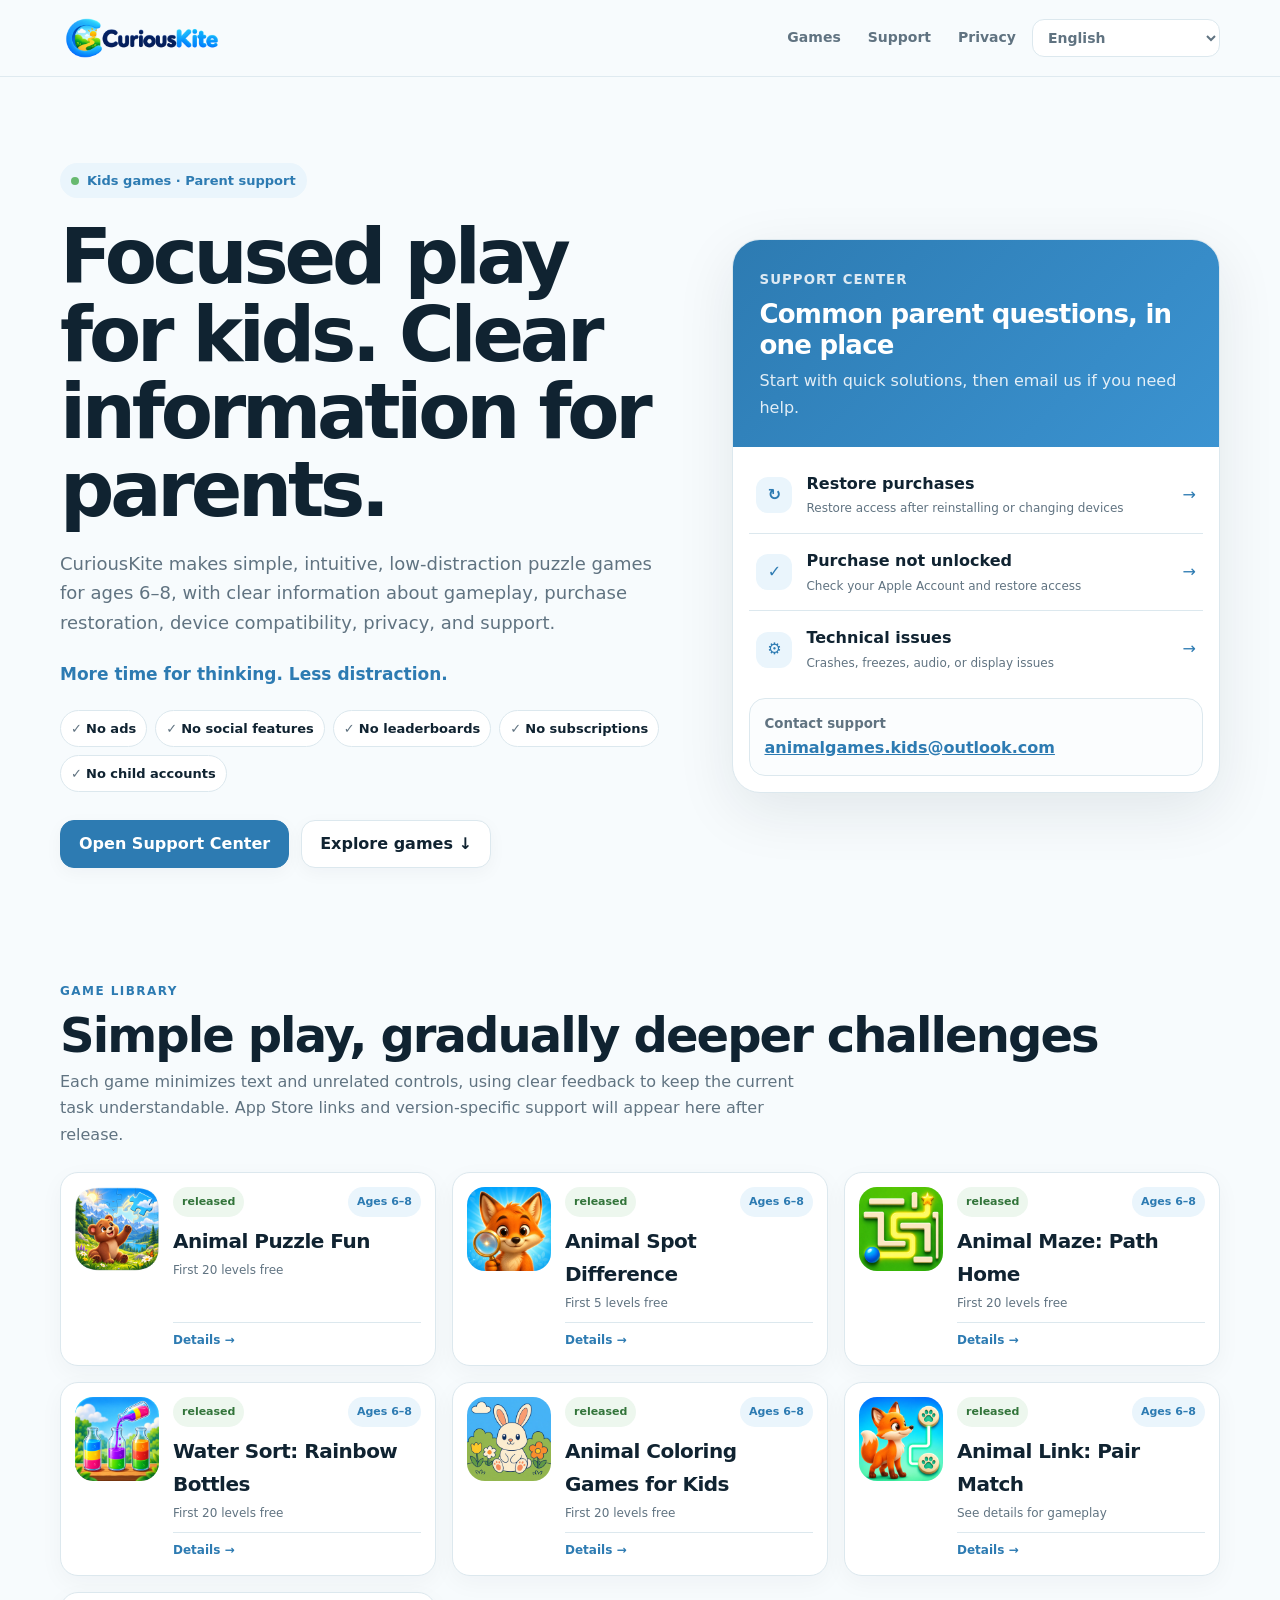
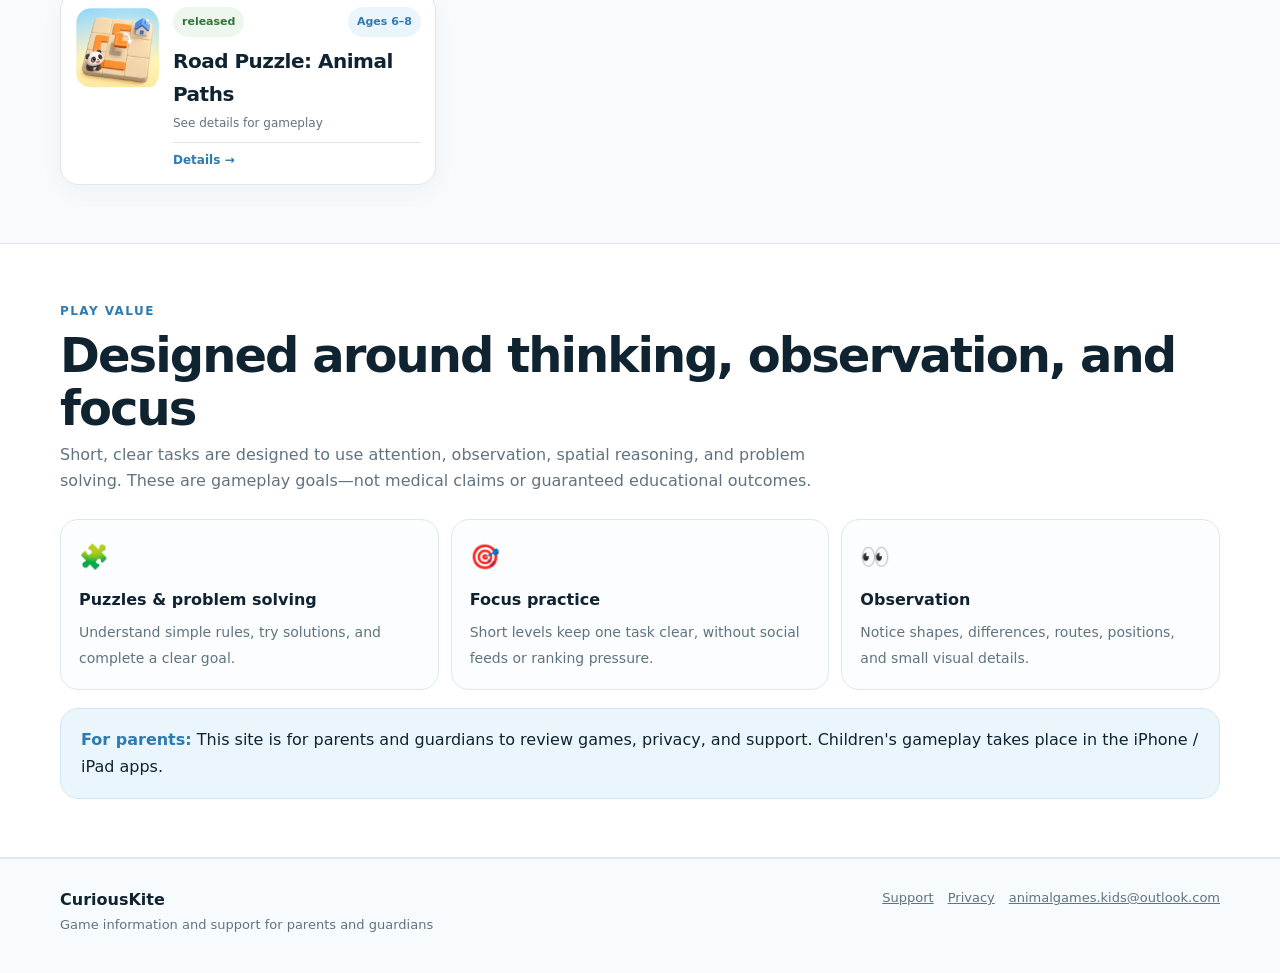
<file: index.html>
<!DOCTYPE html>
<html lang="zh-CN"><head>
<meta charset="utf-8"/><meta name="viewport" content="width=device-width,initial-scale=1,viewport-fit=cover"/>
<meta name="theme-color" content="#F7FBFD"/><link rel="icon" href="assets/curiouskite-logo-mark.png" type="image/png"/>
<link rel="stylesheet" href="assets/styles.css?v=20260919-compact-cards"/>
<meta name="description" content="CuriousKite：为 6–8 岁儿童设计的无广告、低干扰益智游戏，以及面向家长和监护人的支持与隐私信息。"/>
<meta property="og:title" content="CuriousKite"/><meta property="og:description" content="More time for thinking. Less distraction."/><meta property="og:type" content="website"/>
<title>CuriousKite｜儿童游戏与家长支持</title>
</head><body data-page="home">
<a class="skip" href="#main" data-zh="跳到主要内容" data-en="Skip to main content" data-ja="メインコンテンツへ移動" data-es="Saltar al contenido principal">跳到主要内容</a>
<header><div class="wrap nav">
  <a class="brand" href="index.html" aria-label="CuriousKite"><img class="brand-logo" src="assets/curiouskite-logo-horizontal.png" alt="CuriousKite"/></a>
  <nav class="nav-links" aria-label="Main navigation">
    <a href="index.html#games" data-zh="游戏" data-en="Games" data-ja="ゲーム" data-es="Juegos">游戏</a>
    <a href="support.html" data-zh="支持" data-en="Support" data-ja="サポート" data-es="Soporte">支持</a>
    <a href="privacy.html" data-zh="隐私" data-en="Privacy" data-ja="プライバシー" data-es="Privacidad">隐私</a>
    <select class="lang" id="langSelect" aria-label="Language / 语言 / 言語 / Idioma">
      <option value="zh">中文</option><option value="en">English</option><option value="ja">日本語</option><option value="es">Español</option>
    </select>
  </nav>
</div></header>
<main id="main">
<section class="hero"><div class="wrap hero-grid">
  <div>
    <span class="eyebrow"><span class="dot"></span><span data-zh="儿童游戏 · 家长支持" data-en="Kids games · Parent support" data-ja="子ども向けゲーム · 保護者サポート" data-es="Juegos infantiles · Soporte para familias">儿童游戏 · 家长支持</span></span>
    <h1 data-zh="让孩子专注游戏，让家长清楚掌握" data-en="Focused play for kids. Clear information for parents." data-ja="子どもは遊びに集中。保護者には分かりやすい情報を。" data-es="Juego concentrado para niños. Información clara para las familias.">让孩子专注游戏，让家长清楚掌握</h1>
    <p class="lead" data-zh="CuriousKite 为 6–8 岁儿童设计简单、直观、低干扰的益智小游戏。这里集中提供游戏介绍、购买恢复、设备兼容、隐私说明和技术支持。" data-en="CuriousKite makes simple, intuitive, low-distraction puzzle games for ages 6–8, with clear information about gameplay, purchase restoration, device compatibility, privacy, and support." data-ja="CuriousKite は6〜8歳向けに、シンプルで直感的、気が散りにくいパズルゲームを作っています。ゲーム紹介、購入復元、対応端末、プライバシー、サポート情報をまとめています。" data-es="CuriousKite crea juegos de lógica sencillos, intuitivos y con pocas distracciones para niños de 6 a 8 años, con información clara sobre juego, restauración de compras, compatibilidad, privacidad y soporte.">CuriousKite 为 6–8 岁儿童设计简单、直观、低干扰的益智小游戏。</p>
    <p class="slogan" data-zh="把时间留给思考，而不是广告和奖励。" data-en="More time for thinking. Less distraction." data-ja="広告や報酬より、考える時間を。" data-es="Más tiempo para pensar. Menos distracciones.">把时间留给思考，而不是广告和奖励。</p>
    <div class="hero-trust">
      <span class="trust">✓ <b data-zh="无广告" data-en="No ads" data-ja="広告なし" data-es="Sin anuncios">无广告</b></span>
      <span class="trust">✓ <b data-zh="无社交功能" data-en="No social features" data-ja="ソーシャル機能なし" data-es="Sin funciones sociales">无社交功能</b></span>
      <span class="trust">✓ <b data-zh="无排行榜" data-en="No leaderboards" data-ja="ランキングなし" data-es="Sin clasificaciones">无排行榜</b></span>
      <span class="trust">✓ <b data-zh="无订阅" data-en="No subscriptions" data-ja="サブスクリプションなし" data-es="Sin suscripciones">无订阅</b></span>
      <span class="trust">✓ <b data-zh="无需儿童账号" data-en="No child accounts" data-ja="子ども用アカウント不要" data-es="Sin cuentas infantiles">无需儿童账号</b></span>
    </div>
    <div class="actions">
      <a class="btn primary" href="support.html" data-zh="打开支持中心" data-en="Open Support Center" data-ja="サポートセンターを開く" data-es="Abrir el centro de soporte">打开支持中心</a>
      <a class="btn" href="#games" data-zh="查看游戏 ↓" data-en="Explore games ↓" data-ja="ゲームを見る ↓" data-es="Ver juegos ↓">查看游戏 ↓</a>
    </div>
  </div>
  <aside class="support-panel">
    <div class="support-head"><small data-zh="支持中心" data-en="Support center" data-ja="サポートセンター" data-es="Centro de soporte">支持中心</small>
      <h2 data-zh="家长常见问题，集中处理" data-en="Common parent questions, in one place" data-ja="保護者からよくあるご質問をまとめてご案内" data-es="Preguntas frecuentes de familias, en un solo lugar">家长常见问题，集中处理</h2>
      <p data-zh="先查看快速解决方案；需要人工协助时可直接邮件联系。" data-en="Start with quick solutions, then email us if you need help." data-ja="まずクイック解決策をご確認ください。解決しない場合はメールでお問い合わせいただけます。" data-es="Empieza por las soluciones rápidas y escríbenos si necesitas ayuda.">先查看快速解决方案；需要人工协助时可直接邮件联系。</p>
    </div>
    <div class="support-list">
      <a class="support-link" href="support.html#restore"><span class="support-ico">↻</span><span><strong data-zh="恢复购买" data-en="Restore purchases" data-ja="購入を復元" data-es="Restaurar compras">恢复购买</strong><span data-zh="换设备或重装后恢复已购内容" data-en="Restore access after reinstalling or changing devices" data-ja="端末変更・再インストール後に購入済みコンテンツを復元" data-es="Recupera el acceso tras reinstalar o cambiar de dispositivo">换设备或重装后恢复已购内容</span></span><span class="arrow">→</span></a>
      <a class="support-link" href="support.html#purchase"><span class="support-ico">✓</span><span><strong data-zh="购买后未解锁" data-en="Purchase not unlocked" data-ja="購入後もロックされたまま" data-es="La compra no desbloqueó el contenido">购买后未解锁</strong><span data-zh="检查 Apple 账户与恢复购买" data-en="Check your Apple Account and restore access" data-ja="Apple Account を確認して購入を復元" data-es="Comprueba tu cuenta de Apple y restaura el acceso">检查 Apple 账户与恢复购买</span></span><span class="arrow">→</span></a>
      <a class="support-link" href="support.html#technical"><span class="support-ico">⚙</span><span><strong data-zh="游戏运行问题" data-en="Technical issues" data-ja="技術的な問題" data-es="Problemas técnicos">游戏运行问题</strong><span data-zh="闪退、卡住、声音或显示异常" data-en="Crashes, freezes, audio, or display issues" data-ja="クラッシュ、フリーズ、音声、表示の問題" data-es="Cierres, bloqueos, audio o visualización">闪退、卡住、声音或显示异常</span></span><span class="arrow">→</span></a>
    </div>
    <div class="support-email"><small data-zh="联系支持" data-en="Contact support" data-ja="サポートに連絡" data-es="Contactar con soporte">联系支持</small><a data-support-mail href="mailto:animalgames.kids@outlook.com">animalgames.kids@outlook.com</a></div>
  </aside>
</div></section>

<section id="games"><div class="wrap">
  <div class="section-head"><div><div class="kicker" data-zh="游戏库" data-en="Game library" data-ja="ゲーム一覧" data-es="Biblioteca de juegos">游戏库</div>
  <h2 data-zh="简单玩法，逐步增加挑战" data-en="Simple play, gradually deeper challenges" data-ja="シンプルな遊びから、少しずつ難しく" data-es="Juego sencillo, retos cada vez más profundos">简单玩法，逐步增加挑战</h2>
  <p class="sub" data-zh="每款游戏都尽量减少文字和无关入口，用清晰反馈帮助孩子理解当前任务。正式发布后，这里会提供 App Store 链接和对应版本支持信息。" data-en="Each game minimizes text and unrelated controls, using clear feedback to keep the current task understandable. App Store links and version-specific support will appear here after release." data-ja="文章や不要な操作項目をできるだけ減らし、分かりやすいフィードバックで課題を理解しやすくします。正式リリース後は App Store リンクとバージョン別サポートを掲載します。" data-es="Cada juego reduce al mínimo el texto y los controles ajenos a la tarea. Tras el lanzamiento aparecerán aquí los enlaces de App Store y el soporte por versión.">每款游戏都尽量减少文字和无关入口。</p></div></div>
  <div id="gamesList" class="games" aria-live="polite"></div>
</div></section>

<section class="benefit-section"><div class="wrap">
  <div class="section-head"><div><div class="kicker" data-zh="游戏价值" data-en="Play value" data-ja="遊びの価値" data-es="Valor del juego">游戏价值</div>
  <h2 data-zh="围绕思考、观察与专注设计" data-en="Designed around thinking, observation, and focus" data-ja="考える力、観察、集中を意識した遊び" data-es="Diseñado alrededor del pensamiento, la observación y la concentración">围绕思考、观察与专注设计</h2>
  <p class="sub" data-zh="通过短而明确的任务，让孩子在游戏中练习专注、观察、空间理解和问题解决。这些是玩法设计目标，不是医疗效果或学习成绩保证。" data-en="Short, clear tasks are designed to use attention, observation, spatial reasoning, and problem solving. These are gameplay goals—not medical claims or guaranteed educational outcomes." data-ja="短く分かりやすい課題を通して、集中、観察、空間的な考え方、問題解決を使う遊びを目指します。医療的効果や学習成果を保証するものではありません。" data-es="Las tareas cortas y claras buscan ejercitar atención, observación, razonamiento espacial y resolución de problemas. Son objetivos de diseño del juego, no afirmaciones médicas ni resultados educativos garantizados.">通过短而明确的任务，让孩子在游戏中练习专注、观察、空间理解和问题解决。</p></div></div>
  <div class="benefits">
    <div class="benefit"><div class="benefit-icon">🧩</div><strong data-zh="益智与问题解决" data-en="Puzzles &amp; problem solving" data-ja="パズルと問題解決" data-es="Puzles y resolución de problemas">益智与问题解决</strong><span data-zh="理解简单规则、尝试不同方法，并完成明确目标。" data-en="Understand simple rules, try solutions, and complete a clear goal." data-ja="シンプルなルールを理解し、解き方を試しながら明確なゴールを目指します。" data-es="Comprender reglas sencillas, probar soluciones y completar un objetivo claro.">理解简单规则、尝试不同方法，并完成明确目标。</span></div>
    <div class="benefit"><div class="benefit-icon">🎯</div><strong data-zh="专注练习" data-en="Focus practice" data-ja="集中する練習" data-es="Práctica de concentración">专注练习</strong><span data-zh="短关卡保持单一任务清晰，不用社交信息流或排名压力分散注意力。" data-en="Short levels keep one task clear, without social feeds or ranking pressure." data-ja="短いステージで一つの課題に集中し、SNS的なフィードやランキングのプレッシャーを設けません。" data-es="Niveles cortos mantienen una tarea clara, sin feeds sociales ni presión de clasificaciones.">短关卡保持单一任务清晰。</span></div>
    <div class="benefit"><div class="benefit-icon">👀</div><strong data-zh="观察" data-en="Observation" data-ja="観察" data-es="Observación">观察</strong><span data-zh="留意形状、差异、路线、位置和细节变化。" data-en="Notice shapes, differences, routes, positions, and small visual details." data-ja="形、違い、道順、位置関係、小さな見た目の変化に気づく遊びです。" data-es="Observar formas, diferencias, rutas, posiciones y pequeños detalles visuales.">留意形状、差异、路线、位置和细节变化。</span></div>
  </div>
  <div class="parent-note"><strong data-zh="给家长：" data-en="For parents:" data-ja="保護者の方へ：" data-es="Para familias:">给家长：</strong> <span data-zh="本站用于家长了解游戏、隐私和支持信息；儿童实际游戏体验在 iPhone / iPad App 内完成。" data-en="This site is for parents and guardians to review games, privacy, and support. Children's gameplay takes place in the iPhone / iPad apps." data-ja="本サイトは保護者向けのゲーム・プライバシー・サポート情報サイトです。子どもの実際のゲーム体験は iPhone / iPad App 内で行います。" data-es="Este sitio está dirigido a padres y tutores para consultar juegos, privacidad y soporte. La experiencia de juego infantil se realiza dentro de las apps para iPhone y iPad.">本站用于家长了解游戏、隐私和支持信息。</span></div>
</div></section>
</main>
<footer><div class="wrap footer-row">
  <div><strong>CuriousKite</strong><br/><span data-zh="面向家长和监护人的儿童游戏信息与支持网站" data-en="Game information and support for parents and guardians" data-ja="保護者向けの子ども向けゲーム情報・サポートサイト" data-es="Información de juegos y soporte para padres y tutores">面向家长和监护人的儿童游戏信息与支持网站</span></div>
  <div class="footer-links">
    <a href="support.html" data-zh="技术支持" data-en="Support" data-ja="サポート" data-es="Soporte">技术支持</a>
    <a href="privacy.html" data-zh="隐私政策" data-en="Privacy" data-ja="プライバシーポリシー" data-es="Privacidad">隐私政策</a>
    <a class="footer-email" data-support-mail href="mailto:animalgames.kids@outlook.com">animalgames.kids@outlook.com</a>
  </div>
</div></footer>
<script src="assets/app.js?v=20260919-compact-cards"></script>
</body></html>
</file>
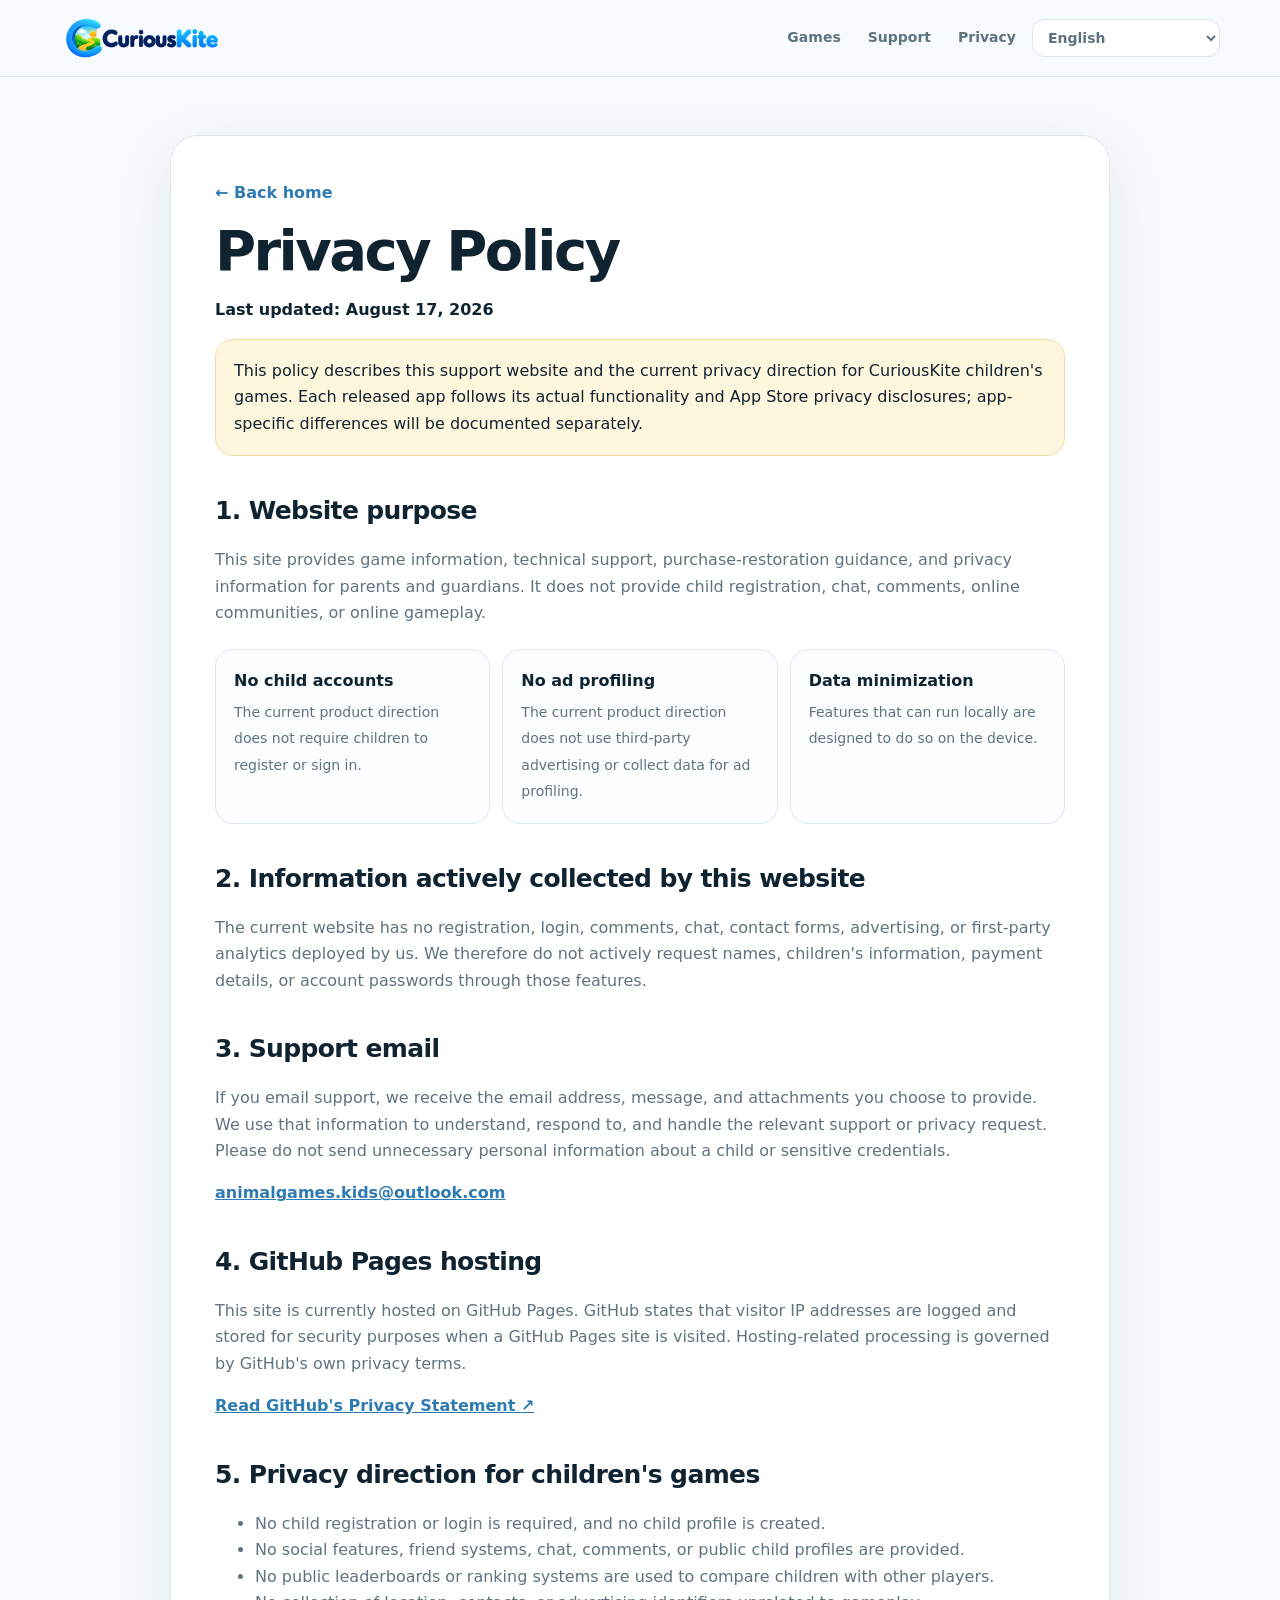
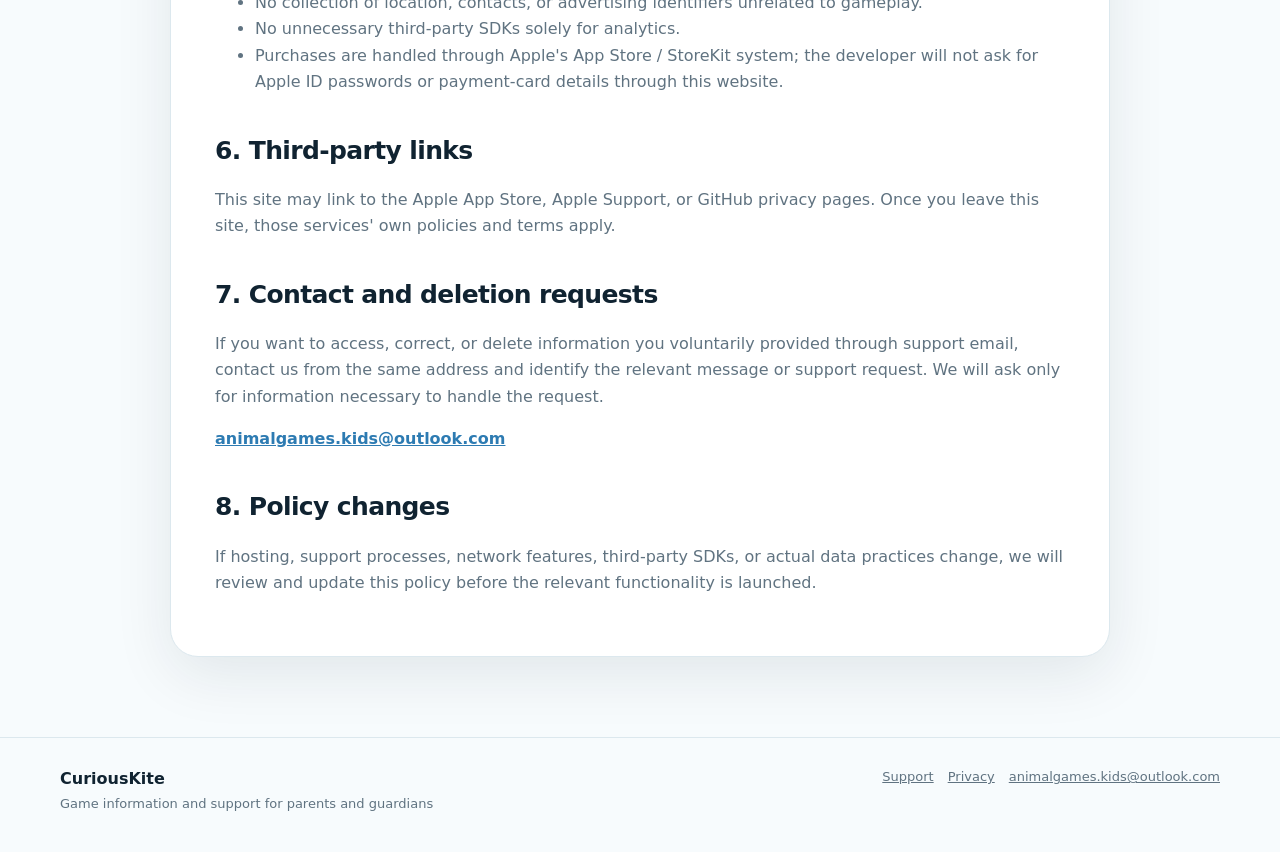
<file: privacy.html>
<!DOCTYPE html>
<html lang="zh-CN"><head>
<meta charset="utf-8"/><meta name="viewport" content="width=device-width,initial-scale=1,viewport-fit=cover"/>
<meta name="theme-color" content="#F7FBFD"/><link rel="icon" href="assets/curiouskite-logo-mark.png" type="image/png"/><link rel="stylesheet" href="assets/styles.css?v=20260919-compact-cards"/>
<meta name="description" content="CuriousKite 网站与儿童游戏隐私政策。"/><title>Privacy Policy｜CuriousKite</title>
</head><body data-page="privacy">
<a class="skip" href="#main" data-zh="跳到主要内容" data-en="Skip to main content" data-ja="メインコンテンツへ移動" data-es="Saltar al contenido principal">跳到主要内容</a>
<header><div class="wrap nav">
  <a class="brand" href="index.html" aria-label="CuriousKite"><img class="brand-logo" src="assets/curiouskite-logo-horizontal.png" alt="CuriousKite"/></a>
  <nav class="nav-links" aria-label="Main navigation">
    <a href="index.html#games" data-zh="游戏" data-en="Games" data-ja="ゲーム" data-es="Juegos">游戏</a>
    <a href="support.html" data-zh="支持" data-en="Support" data-ja="サポート" data-es="Soporte">支持</a>
    <a href="privacy.html" data-zh="隐私" data-en="Privacy" data-ja="プライバシー" data-es="Privacidad">隐私</a>
    <select class="lang" id="langSelect" aria-label="Language / 语言 / 言語 / Idioma">
      <option value="zh">中文</option><option value="en">English</option><option value="ja">日本語</option><option value="es">Español</option>
    </select>
  </nav>
</div></header>
<main class="page" id="main"><div class="wrap"><article class="page-card">
<a class="breadcrumb" href="index.html">← <span data-zh="返回首页" data-en="Back home" data-ja="ホームに戻る" data-es="Volver al inicio">返回首页</span></a>
<h1 data-zh="隐私政策" data-en="Privacy Policy" data-ja="プライバシーポリシー" data-es="Política de privacidad">隐私政策</h1>
<p><strong data-zh="最后更新：2026年8月17日" data-en="Last updated: August 17, 2026" data-ja="最終更新日：2026年8月17日" data-es="Última actualización: 17 de agosto de 2026">最后更新：2026年8月17日</strong></p>
<div class="notice" data-zh="本政策说明本支持网站及当前 CuriousKite 儿童游戏产品方向的数据处理原则。每款 App 正式发布时，会以实际功能和 App Store 隐私披露为准；如果某款 App 的数据实践不同，会单独更新说明。" data-en="This policy describes this support website and the current privacy direction for CuriousKite children's games. Each released app follows its actual functionality and App Store privacy disclosures; app-specific differences will be documented separately." data-ja="本ポリシーは、このサポートサイトおよび現在の CuriousKite 子ども向けゲームにおけるデータ取扱方針を説明します。各 App の正式リリース時には実際の機能と App Store のプライバシー開示が優先され、相違がある場合は個別に明記します。" data-es="Esta política describe el sitio de soporte y la orientación actual de privacidad de los juegos infantiles CuriousKite. Cada app publicada seguirá sus funciones reales y las declaraciones de privacidad de App Store; cualquier diferencia específica se documentará por separado.">本政策说明本支持网站及当前 CuriousKite 儿童游戏产品方向的数据处理原则。</div>

<h2 data-zh="1. 网站用途" data-en="1. Website purpose" data-ja="1. ウェブサイトの目的" data-es="1. Finalidad del sitio">1. 网站用途</h2>
<p data-zh="本站用于向家长和监护人提供游戏介绍、技术支持、购买恢复说明和隐私信息。本站不提供儿童注册、聊天、评论、在线社区或在线游戏功能。" data-en="This site provides game information, technical support, purchase-restoration guidance, and privacy information for parents and guardians. It does not provide child registration, chat, comments, online communities, or online gameplay." data-ja="本サイトは保護者の方にゲーム紹介、技術サポート、購入復元の案内、プライバシー情報を提供します。子どもの登録、チャット、コメント、オンラインコミュニティ、オンラインゲーム機能は提供しません。" data-es="Este sitio ofrece información de juegos, soporte técnico, orientación para restaurar compras y privacidad para padres y tutores. No ofrece registro infantil, chat, comentarios, comunidades en línea ni juego online.">本站用于向家长和监护人提供游戏介绍、技术支持、购买恢复说明和隐私信息。</p>
<div class="privacy-grid">
  <div class="privacy-card"><strong data-zh="无儿童账号" data-en="No child accounts" data-ja="子ども用アカウントなし" data-es="Sin cuentas infantiles">无儿童账号</strong><span data-zh="当前产品方向不要求儿童注册或登录。" data-en="The current product direction does not require children to register or sign in." data-ja="現在の製品方針では、子どもの登録やログインを必要としません。" data-es="La orientación actual del producto no requiere registro ni inicio de sesión infantil.">当前产品方向不要求儿童注册或登录。</span></div>
  <div class="privacy-card"><strong data-zh="不做广告画像" data-en="No ad profiling" data-ja="広告プロファイリングなし" data-es="Sin perfilado publicitario">不做广告画像</strong><span data-zh="当前产品方向不使用第三方广告，也不以广告画像为目的收集数据。" data-en="The current product direction does not use third-party advertising or collect data for ad profiling." data-ja="現在の製品方針では第三者広告を使用せず、広告プロファイリング目的のデータ収集も行いません。" data-es="La orientación actual no usa publicidad de terceros ni recopila datos para perfilado publicitario.">当前产品方向不使用第三方广告。</span></div>
  <div class="privacy-card"><strong data-zh="数据最小化" data-en="Data minimization" data-ja="データ最小化" data-es="Minimización de datos">数据最小化</strong><span data-zh="能在设备本地完成的功能优先在本地完成。" data-en="Features that can run locally are designed to do so on the device." data-ja="端末内で完結できる機能は、できる限り端末上で処理します。" data-es="Las funciones que pueden ejecutarse localmente se diseñan para hacerlo en el dispositivo.">能在设备本地完成的功能优先在本地完成。</span></div>
</div>

<h2 data-zh="2. 本网站主动收集的信息" data-en="2. Information actively collected by this website" data-ja="2. 本サイトが能動的に収集する情報" data-es="2. Información que recopila activamente este sitio">2. 本网站主动收集的信息</h2>
<p data-zh="当前网站没有注册、登录、评论、聊天、联系表单、广告或我们自行部署的访问统计。因此，本站不会通过这些功能主动要求访客提交姓名、儿童资料、支付信息或账号密码。" data-en="The current website has no registration, login, comments, chat, contact forms, advertising, or first-party analytics deployed by us. We therefore do not actively request names, children's information, payment details, or account passwords through those features." data-ja="現在のサイトには、登録、ログイン、コメント、チャット、お問い合わせフォーム、広告、当方が設置するアクセス解析はありません。そのため、これらの機能を通じて氏名、子どもの情報、支払い情報、アカウントのパスワードを求めることはありません。" data-es="El sitio actual no incluye registro, inicio de sesión, comentarios, chat, formularios de contacto, publicidad ni analítica propia instalada por nosotros. Por ello no solicitamos activamente nombres, información infantil, datos de pago ni contraseñas mediante esas funciones.">当前网站没有注册、登录、评论、聊天、联系表单、广告或我们自行部署的访问统计。</p>

<h2 data-zh="3. 支持邮件" data-en="3. Support email" data-ja="3. サポートメール" data-es="3. Correo de soporte">3. 支持邮件</h2>
<p data-zh="如果你主动发送邮件至支持邮箱，我们会收到你邮件中主动提供的邮箱地址、正文和附件，并仅用于理解、回复和处理相关支持或隐私请求。请不要发送与问题无关的儿童个人信息或敏感凭据。" data-en="If you email support, we receive the email address, message, and attachments you choose to provide. We use that information to understand, respond to, and handle the relevant support or privacy request. Please do not send unnecessary personal information about a child or sensitive credentials." data-ja="サポート宛てにメールを送信した場合、送信元メールアドレス、本文、添付ファイルを受け取ります。これらは関連するサポートまたはプライバシー依頼の確認・返信・対応に使用します。不要な子どもの個人情報や機密情報は送信しないでください。" data-es="Si escribes a soporte, recibimos la dirección de correo, el mensaje y los adjuntos que decidas enviar. Usamos esa información para comprender, responder y gestionar la solicitud. No envíes información infantil innecesaria ni credenciales sensibles.">如果你主动发送邮件至支持邮箱，我们会收到你主动提供的信息。</p>
<p><a class="text-link" data-support-mail href="mailto:animalgames.kids@outlook.com">animalgames.kids@outlook.com</a></p>

<h2 data-zh="4. GitHub Pages 托管" data-en="4. GitHub Pages hosting" data-ja="4. GitHub Pages によるホスティング" data-es="4. Alojamiento en GitHub Pages">4. GitHub Pages 托管</h2>
<p data-zh="本站目前使用 GitHub Pages 托管。GitHub 说明，在访问 GitHub Pages 网站时，访问者 IP 地址会因安全目的被记录和存储。相关托管数据处理受 GitHub 自身隐私规则约束。" data-en="This site is currently hosted on GitHub Pages. GitHub states that visitor IP addresses are logged and stored for security purposes when a GitHub Pages site is visited. Hosting-related processing is governed by GitHub's own privacy terms." data-ja="本サイトは現在 GitHub Pages でホスティングされています。GitHub は、GitHub Pages へのアクセス時にセキュリティ目的で訪問者の IP アドレスを記録・保存すると説明しています。ホスティングに伴うデータ処理には GitHub のプライバシー規定が適用されます。" data-es="Este sitio está alojado actualmente en GitHub Pages. GitHub indica que las direcciones IP de los visitantes se registran y almacenan con fines de seguridad al visitar un sitio de GitHub Pages. El tratamiento asociado al alojamiento se rige por las condiciones de privacidad de GitHub.">本站目前使用 GitHub Pages 托管。</p>
<p><a class="text-link" href="https://docs.github.com/en/site-policy/privacy-policies/github-general-privacy-statement" target="_blank" rel="noopener" data-zh="查看 GitHub 隐私声明 ↗" data-en="Read GitHub's Privacy Statement ↗" data-ja="GitHub のプライバシーステートメントを見る ↗" data-es="Leer la declaración de privacidad de GitHub ↗">查看 GitHub 隐私声明 ↗</a></p>

<h2 data-zh="5. 儿童游戏的数据原则" data-en="5. Privacy direction for children's games" data-ja="5. 子ども向けゲームのプライバシー方針" data-es="5. Principios de privacidad de los juegos infantiles">5. 儿童游戏的数据原则</h2>
<ul>
  <li data-zh="无需儿童注册或登录，也不建立儿童个人资料。" data-en="No child registration or login is required, and no child profile is created." data-ja="子どもの登録やログインは不要で、子どもの個人プロフィールも作成しません。" data-es="No se requiere registro ni inicio de sesión infantil y no se crea un perfil del niño.">无需儿童注册或登录，也不建立儿童个人资料。</li>
  <li data-zh="不提供社交功能、好友系统、聊天、评论或儿童公开个人主页。" data-en="No social features, friend systems, chat, comments, or public child profiles are provided." data-ja="ソーシャル機能、フレンド機能、チャット、コメント、子どもの公開プロフィールを提供しません。" data-es="No se ofrecen funciones sociales, amigos, chat, comentarios ni perfiles públicos infantiles.">不提供社交功能、好友系统、聊天、评论或儿童公开个人主页。</li>
  <li data-zh="不使用公开排行榜或排名系统让儿童与其他玩家比较。" data-en="No public leaderboards or ranking systems are used to compare children with other players." data-ja="子どもを他のプレイヤーと比較する公開ランキングや順位システムを使用しません。" data-es="No se usan clasificaciones públicas para comparar a los niños con otros jugadores.">不使用公开排行榜或排名系统。</li>
  <li data-zh="不获取与玩法无关的定位、通讯录或广告标识符。" data-en="No collection of location, contacts, or advertising identifiers unrelated to gameplay." data-ja="ゲームプレイに不要な位置情報、連絡先、広告識別子を取得しません。" data-es="No se recopilan ubicación, contactos ni identificadores publicitarios ajenos al juego.">不获取与玩法无关的定位、通讯录或广告标识符。</li>
  <li data-zh="不为了统计而引入不必要的第三方 SDK。" data-en="No unnecessary third-party SDKs solely for analytics." data-ja="アクセス解析だけを目的とした不要な第三者 SDK は導入しません。" data-es="No se introducen SDK de terceros innecesarios solo para analítica.">不为了统计而引入不必要的第三方 SDK。</li>
  <li data-zh="购买由 Apple 的 App Store / StoreKit 体系处理，开发者不会通过本网站索取 Apple ID 密码或支付卡信息。" data-en="Purchases are handled through Apple's App Store / StoreKit system; the developer will not ask for Apple ID passwords or payment-card details through this website." data-ja="購入は Apple の App Store / StoreKit を通じて処理され、本サイトで Apple ID のパスワードやカード情報を求めることはありません。" data-es="Las compras se procesan mediante App Store / StoreKit de Apple; el desarrollador no solicitará contraseñas de Apple ID ni datos de tarjetas a través de este sitio.">购买由 Apple 的 App Store / StoreKit 体系处理。</li>
</ul>

<h2 data-zh="6. 第三方链接" data-en="6. Third-party links" data-ja="6. 外部リンク" data-es="6. Enlaces de terceros">6. 第三方链接</h2>
<p data-zh="本站可能链接到 Apple App Store、Apple 支持或 GitHub 隐私页面。离开本站后，相关服务适用其自身政策和条款。" data-en="This site may link to the Apple App Store, Apple Support, or GitHub privacy pages. Once you leave this site, those services' own policies and terms apply." data-ja="本サイトから Apple App Store、Apple サポート、GitHub のプライバシーページへリンクする場合があります。外部サイトでは各サービスの方針と規約が適用されます。" data-es="Este sitio puede enlazar a App Store, Apple Support o páginas de privacidad de GitHub. Al salir del sitio se aplican las políticas y condiciones de esos servicios.">本站可能链接到第三方页面。</p>

<h2 data-zh="7. 联系与删除请求" data-en="7. Contact and deletion requests" data-ja="7. お問い合わせと削除リクエスト" data-es="7. Contacto y solicitudes de eliminación">7. 联系与删除请求</h2>
<p data-zh="如果你希望查询、纠正或删除你通过支持邮件主动提供的信息，请使用原联系邮箱发送请求，并说明需要处理的邮件或支持事项。我们只要求完成请求所必需的信息。" data-en="If you want to access, correct, or delete information you voluntarily provided through support email, contact us from the same address and identify the relevant message or support request. We will ask only for information necessary to handle the request." data-ja="サポートメールで提供した情報の確認、訂正、削除を希望する場合は、同じメールアドレスから対象のメールまたはサポート案件を明記してご連絡ください。手続きに必要な最小限の情報のみ確認します。" data-es="Si deseas acceder, corregir o eliminar información que proporcionaste voluntariamente por correo de soporte, escríbenos desde la misma dirección e identifica el mensaje o caso correspondiente. Solo pediremos la información necesaria para tramitar la solicitud.">如需查询、纠正或删除通过支持邮件主动提供的信息，请联系支持邮箱。</p>
<p><a class="text-link" data-support-mail href="mailto:animalgames.kids@outlook.com">animalgames.kids@outlook.com</a></p>

<h2 data-zh="8. 政策更新" data-en="8. Policy changes" data-ja="8. ポリシーの更新" data-es="8. Cambios de la política">8. 政策更新</h2>
<p data-zh="如果网站托管方式、支持流程、游戏网络能力、第三方 SDK 或实际数据处理发生变化，我们会在相关功能上线前重新评估并更新本政策。" data-en="If hosting, support processes, network features, third-party SDKs, or actual data practices change, we will review and update this policy before the relevant functionality is launched." data-ja="ホスティング方法、サポート手順、ゲームのネットワーク機能、第三者 SDK、または実際のデータ処理が変更される場合、関連機能の公開前に本ポリシーを再評価し更新します。" data-es="Si cambian el alojamiento, los procesos de soporte, las funciones de red, los SDK de terceros o las prácticas reales de datos, revisaremos y actualizaremos esta política antes de lanzar la funcionalidad correspondiente.">如果托管方式、支持流程或数据处理发生变化，我们会更新本政策。</p>
</article></div></main>
<footer><div class="wrap footer-row">
  <div><strong>CuriousKite</strong><br/><span data-zh="面向家长和监护人的儿童游戏信息与支持网站" data-en="Game information and support for parents and guardians" data-ja="保護者向けの子ども向けゲーム情報・サポートサイト" data-es="Información de juegos y soporte para padres y tutores">面向家长和监护人的儿童游戏信息与支持网站</span></div>
  <div class="footer-links">
    <a href="support.html" data-zh="技术支持" data-en="Support" data-ja="サポート" data-es="Soporte">技术支持</a>
    <a href="privacy.html" data-zh="隐私政策" data-en="Privacy" data-ja="プライバシーポリシー" data-es="Privacidad">隐私政策</a>
    <a class="footer-email" data-support-mail href="mailto:animalgames.kids@outlook.com">animalgames.kids@outlook.com</a>
  </div>
</div></footer>
<script src="assets/app.js?v=20260919-compact-cards"></script>
</body></html>
</file>
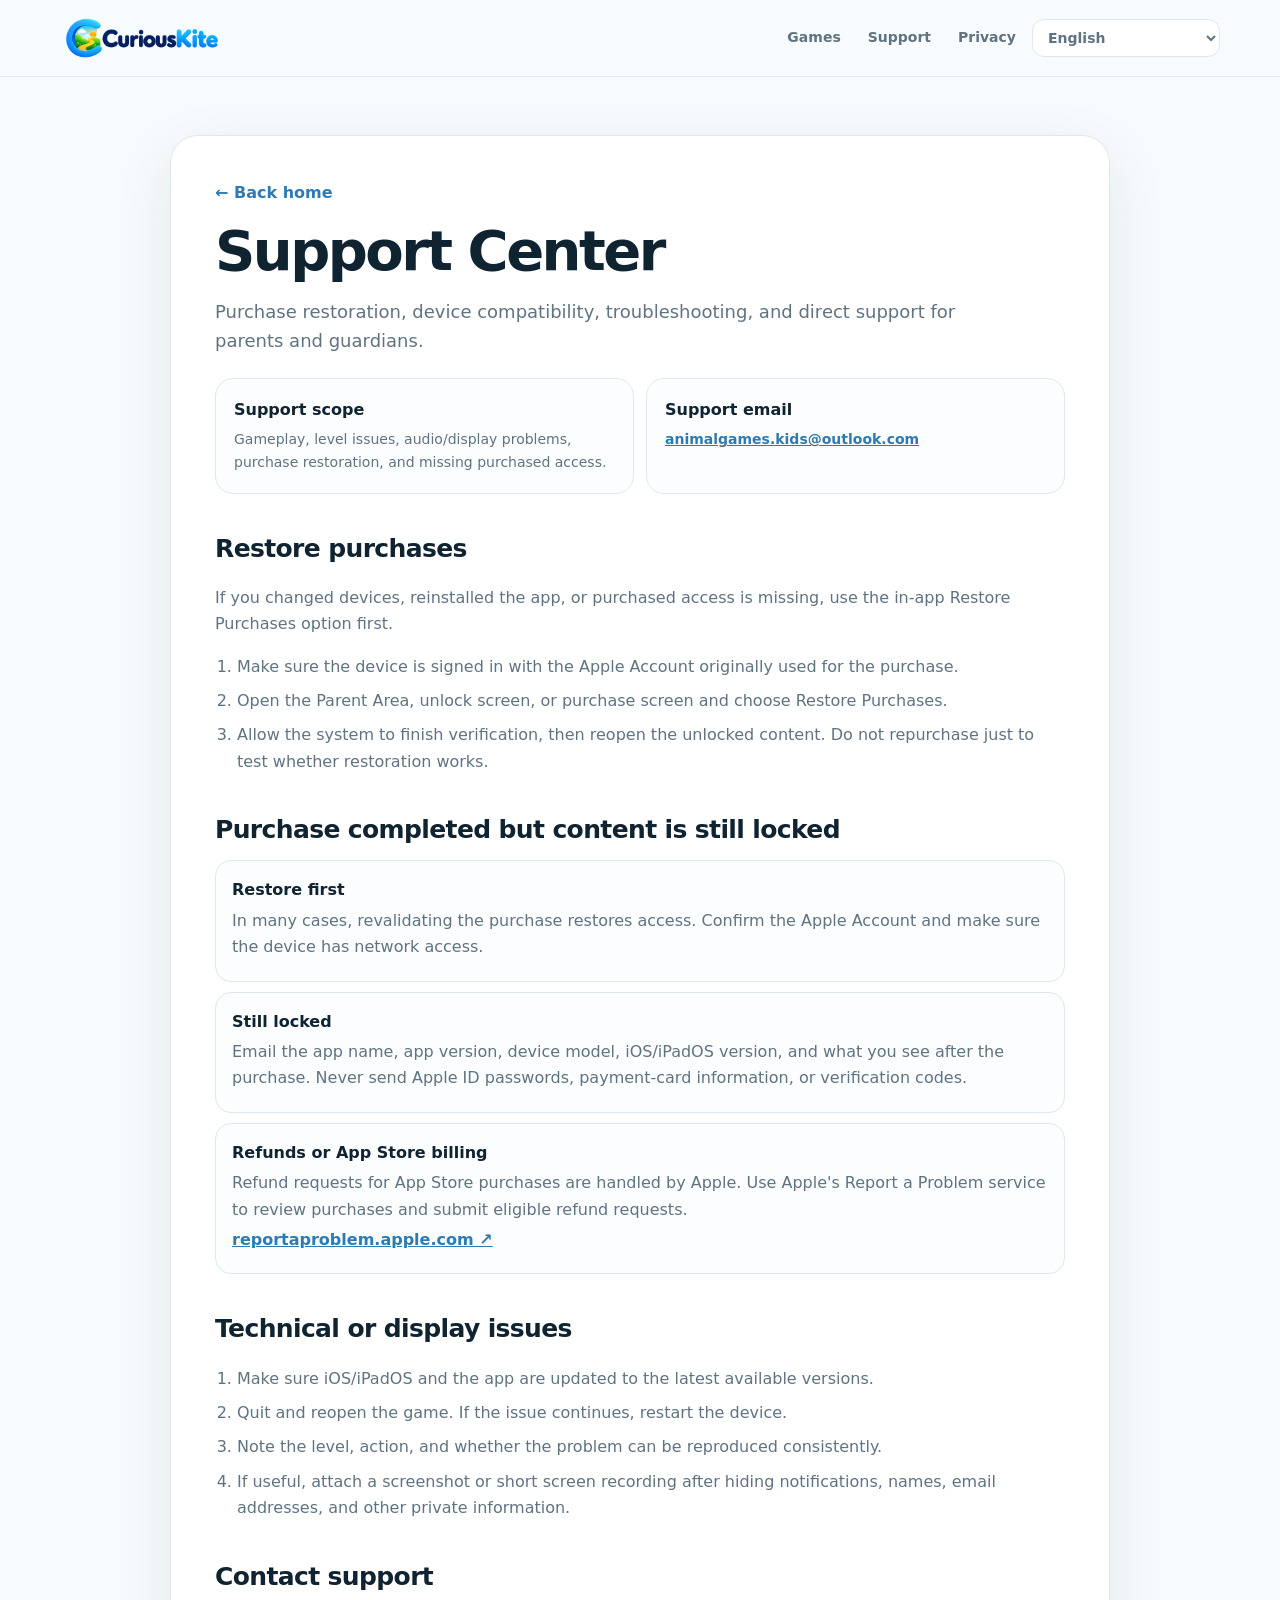
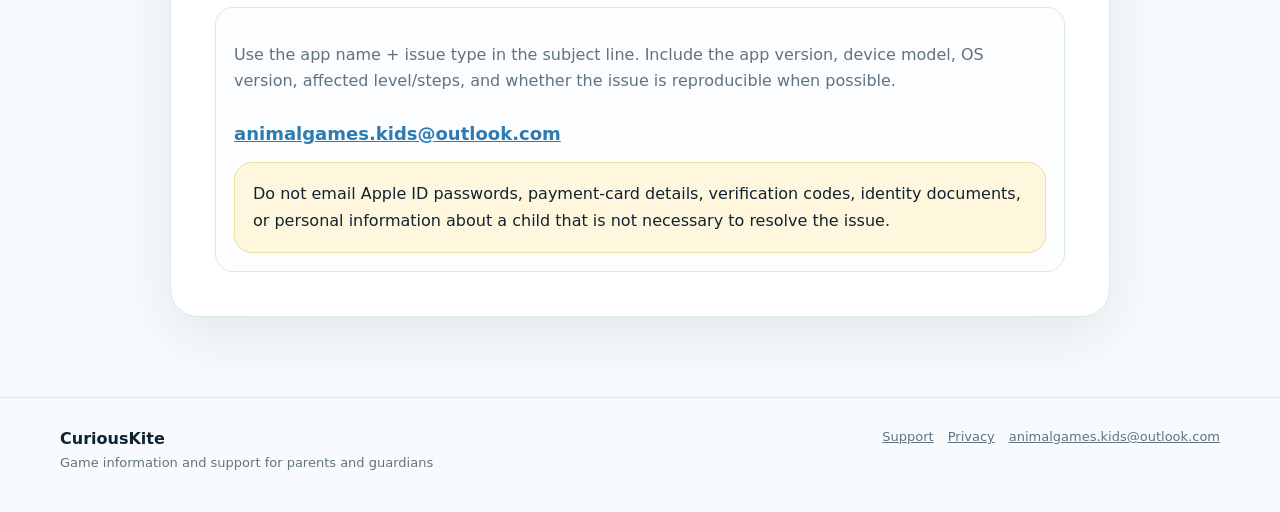
<file: support.html>
<!DOCTYPE html>
<html lang="zh-CN"><head>
<meta charset="utf-8"/><meta name="viewport" content="width=device-width,initial-scale=1,viewport-fit=cover"/>
<meta name="theme-color" content="#F7FBFD"/><link rel="icon" href="assets/curiouskite-logo-mark.png" type="image/png"/><link rel="stylesheet" href="assets/styles.css?v=20260919-compact-cards"/>
<meta name="description" content="CuriousKite 技术支持：恢复购买、购买未解锁、设备兼容、故障排查和联系支持。"/><title>Support Center｜CuriousKite</title>
</head><body data-page="support">
<a class="skip" href="#main" data-zh="跳到主要内容" data-en="Skip to main content" data-ja="メインコンテンツへ移動" data-es="Saltar al contenido principal">跳到主要内容</a>
<header><div class="wrap nav">
  <a class="brand" href="index.html" aria-label="CuriousKite"><img class="brand-logo" src="assets/curiouskite-logo-horizontal.png" alt="CuriousKite"/></a>
  <nav class="nav-links" aria-label="Main navigation">
    <a href="index.html#games" data-zh="游戏" data-en="Games" data-ja="ゲーム" data-es="Juegos">游戏</a>
    <a href="support.html" data-zh="支持" data-en="Support" data-ja="サポート" data-es="Soporte">支持</a>
    <a href="privacy.html" data-zh="隐私" data-en="Privacy" data-ja="プライバシー" data-es="Privacidad">隐私</a>
    <select class="lang" id="langSelect" aria-label="Language / 语言 / 言語 / Idioma">
      <option value="zh">中文</option><option value="en">English</option><option value="ja">日本語</option><option value="es">Español</option>
    </select>
  </nav>
</div></header>
<main class="page" id="main"><div class="wrap"><article class="page-card">
<a class="breadcrumb" href="index.html">← <span data-zh="返回首页" data-en="Back home" data-ja="ホームに戻る" data-es="Volver al inicio">返回首页</span></a>
<h1 data-zh="技术支持中心" data-en="Support Center" data-ja="サポートセンター" data-es="Centro de soporte">技术支持中心</h1>
<p class="lead" data-zh="面向家长和监护人的购买恢复、设备兼容、故障排查和人工支持信息。" data-en="Purchase restoration, device compatibility, troubleshooting, and direct support for parents and guardians." data-ja="保護者向けに、購入の復元、対応端末、トラブルシューティング、メールサポートの情報を提供します。" data-es="Información para familias sobre restauración de compras, compatibilidad, solución de problemas y soporte directo.">面向家长和监护人的购买恢复、设备兼容、故障排查和人工支持信息。</p>

<div class="info-grid">
  <div class="info-card"><strong data-zh="支持范围" data-en="Support scope" data-ja="サポート範囲" data-es="Ámbito de soporte">支持范围</strong><p data-zh="游戏运行、关卡异常、声音与显示、购买恢复、已购内容未解锁。" data-en="Gameplay, level issues, audio/display problems, purchase restoration, and missing purchased access." data-ja="ゲームの動作、ステージの不具合、音声・表示、購入の復元、購入済みコンテンツが解除されない問題に対応します。" data-es="Juego, problemas de niveles, audio o pantalla, restauración de compras y acceso comprado que no aparece.">游戏运行、关卡异常、声音与显示、购买恢复、已购内容未解锁。</p></div>
  <div class="info-card"><strong data-zh="支持邮箱" data-en="Support email" data-ja="サポートメール" data-es="Correo de soporte">支持邮箱</strong><p><a class="text-link" data-support-mail href="mailto:animalgames.kids@outlook.com">animalgames.kids@outlook.com</a></p></div>
</div>

<h2 id="restore" data-zh="恢复购买" data-en="Restore purchases" data-ja="購入を復元" data-es="Restaurar compras">恢复购买</h2>
<p data-zh="如果你更换了设备、重新安装应用，或已购买内容没有显示，请优先使用应用内的“恢复购买 / Restore Purchases”入口。" data-en="If you changed devices, reinstalled the app, or purchased access is missing, use the in-app Restore Purchases option first." data-ja="端末を変更した場合、App を再インストールした場合、または購入済みコンテンツが表示されない場合は、まず App 内の「購入を復元 / Restore Purchases」をお試しください。" data-es="Si cambiaste de dispositivo, reinstalaste la app o falta contenido comprado, usa primero la opción Restaurar compras dentro de la app.">如果你更换了设备、重新安装应用，或已购买内容没有显示，请优先使用应用内恢复购买。</p>
<ol class="steps">
  <li data-zh="确认设备登录的是当初完成购买所使用的 Apple 账户。" data-en="Make sure the device is signed in with the Apple Account originally used for the purchase." data-ja="購入時に使用した Apple Account で端末にサインインしていることを確認してください。" data-es="Comprueba que el dispositivo usa la misma cuenta de Apple con la que se realizó la compra.">确认设备登录的是当初完成购买所使用的 Apple 账户。</li>
  <li data-zh="打开游戏中的家长区、解锁页面或购买页面，找到“恢复购买 / Restore Purchases”。" data-en="Open the Parent Area, unlock screen, or purchase screen and choose Restore Purchases." data-ja="ゲーム内の保護者向けエリア、アンロック画面、または購入画面を開き、「購入を復元 / Restore Purchases」を選択してください。" data-es="Abre el área para familias, la pantalla de desbloqueo o compra y selecciona Restaurar compras.">打开游戏中的家长区、解锁页面或购买页面。</li>
  <li data-zh="等待系统完成验证，然后重新进入已解锁内容。不要为了测试重复购买。" data-en="Allow the system to finish verification, then reopen the unlocked content. Do not repurchase just to test whether restoration works." data-ja="システムの確認が完了するまで待ち、その後アンロック済みコンテンツを開き直してください。確認のために同じ商品を再購入しないでください。" data-es="Espera a que termine la verificación y vuelve a abrir el contenido. No repitas la compra solo para probar la restauración.">等待系统完成验证，然后重新进入已解锁内容。</li>
</ol>

<h2 id="purchase" data-zh="购买完成但内容未解锁" data-en="Purchase completed but content is still locked" data-ja="購入済みなのにコンテンツが解除されない" data-es="Compra completada pero el contenido sigue bloqueado">购买完成但内容未解锁</h2>
<div class="faq">
  <div class="faq-item"><strong data-zh="先尝试恢复购买" data-en="Restore first" data-ja="まず購入を復元" data-es="Primero, restaura la compra">先尝试恢复购买</strong><p data-zh="多数情况下，重新验证已购资格即可恢复访问。请确认 Apple 账户一致，并保持网络可用。" data-en="In many cases, revalidating the purchase restores access. Confirm the Apple Account and make sure the device has network access." data-ja="多くの場合、購入情報を再確認することでアクセスを復元できます。購入時と同じ Apple Account でサインインし、ネットワーク接続をご確認ください。" data-es="En muchos casos, volver a validar la compra restaura el acceso. Comprueba la cuenta de Apple y la conexión a internet.">多数情况下，重新验证已购资格即可恢复访问。</p></div>
  <div class="faq-item"><strong data-zh="仍然未解锁" data-en="Still locked" data-ja="まだロックされている場合" data-es="Sigue bloqueado">仍然未解锁</strong><p data-zh="请邮件告诉我们 App 名称、App 版本、设备型号、iOS/iPadOS 版本，以及购买后看到的现象。不要发送 Apple ID 密码、支付卡信息或验证码。" data-en="Email the app name, app version, device model, iOS/iPadOS version, and what you see after the purchase. Never send Apple ID passwords, payment-card information, or verification codes." data-ja="App 名、App バージョン、端末モデル、iOS / iPadOS のバージョン、購入後に表示されている状態をメールでお知らせください。Apple ID のパスワード、カード情報、認証コードは送信しないでください。" data-es="Envíanos el nombre y versión de la app, modelo del dispositivo, versión de iOS/iPadOS y qué ocurre tras la compra. Nunca envíes contraseñas de Apple ID, datos de tarjetas ni códigos de verificación.">请邮件告诉我们必要的设备和版本信息。</p></div>
  <div class="faq-item"><strong data-zh="退款或 App Store 账单问题" data-en="Refunds or App Store billing" data-ja="返金・App Store の請求に関する問題" data-es="Reembolsos o facturación de App Store">退款或 App Store 账单问题</strong><p data-zh="通过 App Store 完成的退款请求由 Apple 处理。可前往 Apple 的“报告问题”服务查看购买记录并提交符合条件的退款请求。" data-en="Refund requests for App Store purchases are handled by Apple. Use Apple's Report a Problem service to review purchases and submit eligible refund requests." data-ja="App Store での購入に関する返金申請は Apple が処理します。Apple の「問題を報告」サービスから購入履歴を確認し、対象となる返金申請を行えます。" data-es="Las solicitudes de reembolso de compras de App Store las gestiona Apple. Usa el servicio Report a Problem de Apple para revisar compras y solicitar reembolsos cuando corresponda.">通过 App Store 完成的退款请求由 Apple 处理。</p><p><a class="text-link" href="https://reportaproblem.apple.com/" rel="noopener" target="_blank">reportaproblem.apple.com ↗</a></p></div>
</div>

<h2 id="technical" data-zh="游戏运行或显示异常" data-en="Technical or display issues" data-ja="ゲームの動作・表示の問題" data-es="Problemas técnicos o de visualización">游戏运行或显示异常</h2>
<ol class="steps">
  <li data-zh="确认系统和 App 已更新到可用的最新版本。" data-en="Make sure iOS/iPadOS and the app are updated to the latest available versions." data-ja="iOS / iPadOS と App が利用可能な最新バージョンであることを確認してください。" data-es="Comprueba que iOS/iPadOS y la app estén actualizados a las versiones disponibles más recientes.">确认系统和 App 已更新到可用的最新版本。</li>
  <li data-zh="完全退出游戏后重新打开；如果仍有问题，再重新启动设备。" data-en="Quit and reopen the game. If the issue continues, restart the device." data-ja="ゲームを完全に終了して開き直してください。改善しない場合は端末を再起動してください。" data-es="Cierra y vuelve a abrir el juego. Si continúa el problema, reinicia el dispositivo.">完全退出游戏后重新打开。</li>
  <li data-zh="记录问题发生在哪个关卡、执行了什么操作，以及是否可以稳定重复。" data-en="Note the level, action, and whether the problem can be reproduced consistently." data-ja="問題が発生したステージ、行った操作、同じ問題を再現できるかを記録してください。" data-es="Anota el nivel, la acción realizada y si el problema se puede reproducir de forma consistente.">记录问题发生在哪个关卡、执行了什么操作。</li>
  <li data-zh="必要时附一张截图或短录屏，并先遮挡通知、姓名、邮箱等私人信息。" data-en="If useful, attach a screenshot or short screen recording after hiding notifications, names, email addresses, and other private information." data-ja="必要に応じてスクリーンショットまたは短い画面録画を添付し、通知、氏名、メールアドレスなどの個人情報は隠してください。" data-es="Si ayuda, adjunta una captura o grabación breve ocultando notificaciones, nombres, correos y otra información privada.">必要时附截图或短录屏，并先遮挡私人信息。</li>
</ol>

<h2 data-zh="联系人工支持" data-en="Contact support" data-ja="メールでサポートに連絡" data-es="Contactar con soporte">联系人工支持</h2>
<div class="contact-box">
  <p data-zh="建议邮件标题写明 App 名称 + 问题类型。正文尽量包含 App 版本、设备型号、系统版本、问题关卡/步骤和能否重复出现。" data-en="Use the app name + issue type in the subject line. Include the app version, device model, OS version, affected level/steps, and whether the issue is reproducible when possible." data-ja="件名に「App 名 + 問題の種類」を記載し、App バージョン、端末、OS、問題が発生するステージ/手順、再現性を可能な範囲でお知らせください。" data-es="Usa el nombre de la app + tipo de problema en el asunto. Incluye versión de la app, dispositivo, sistema, nivel/pasos afectados y si se puede reproducir.">建议邮件标题写明 App 名称 + 问题类型。</p>
  <a class="email" data-support-mail href="mailto:animalgames.kids@outlook.com">animalgames.kids@outlook.com</a>
  <div class="notice" data-zh="请不要通过邮件发送 Apple ID 密码、银行卡/信用卡信息、短信验证码、身份证件，或与解决问题无关的儿童个人信息。" data-en="Do not email Apple ID passwords, payment-card details, verification codes, identity documents, or personal information about a child that is not necessary to resolve the issue." data-ja="Apple ID のパスワード、支払い情報、認証コード、本人確認書類、問題解決に不要な子どもの個人情報をメールで送信しないでください。" data-es="No envíes por correo contraseñas de Apple ID, datos de tarjetas, códigos de verificación, documentos de identidad ni información infantil innecesaria para resolver el problema.">请不要通过邮件发送敏感凭据或无关的儿童个人信息。</div>
</div>
</article></div></main>
<footer><div class="wrap footer-row">
  <div><strong>CuriousKite</strong><br/><span data-zh="面向家长和监护人的儿童游戏信息与支持网站" data-en="Game information and support for parents and guardians" data-ja="保護者向けの子ども向けゲーム情報・サポートサイト" data-es="Información de juegos y soporte para padres y tutores">面向家长和监护人的儿童游戏信息与支持网站</span></div>
  <div class="footer-links">
    <a href="support.html" data-zh="技术支持" data-en="Support" data-ja="サポート" data-es="Soporte">技术支持</a>
    <a href="privacy.html" data-zh="隐私政策" data-en="Privacy" data-ja="プライバシーポリシー" data-es="Privacidad">隐私政策</a>
    <a class="footer-email" data-support-mail href="mailto:animalgames.kids@outlook.com">animalgames.kids@outlook.com</a>
  </div>
</div></footer>
<script src="assets/app.js?v=20260919-compact-cards"></script>
</body></html>
</file>
<file: assets/styles.css>
:root{
  --brand:#3B93D1;
  --brand-action:#2D7BB2;
  --brand-pressed:#256A99;
  --green:#67B96F;
  --yellow:#F4C95D;
  --orange:#F29B63;
  --brand-soft:#EAF5FC;
  --green-soft:#EDF7EE;
  --yellow-soft:#FFF7DD;
  --orange-soft:#FFF0E7;
  --bg:#F7FBFD;
  --surface:#FFFFFF;
  --surface-2:#FBFDFE;
  --text:#102331;
  --muted:#607381;
  --line:#DCE8EE;
  --shadow:0 18px 60px rgba(16,35,49,.09);
  --radius:24px;
}
*{box-sizing:border-box}
html{scroll-behavior:smooth}
body{
  margin:0;background:var(--bg);color:var(--text);
  font-family:system-ui,-apple-system,BlinkMacSystemFont,"Segoe UI",sans-serif;
  line-height:1.65;-webkit-font-smoothing:antialiased
}
html[dir="rtl"] body{text-align:right}
html[dir="rtl"] .skip{left:auto;right:-9999px}
html[dir="rtl"] .skip:focus{left:auto;right:12px}
html[dir="rtl"] .support-link{direction:rtl}
html[dir="rtl"] .arrow{transform:rotate(180deg)}
html[dir="rtl"] .footer-links{justify-content:flex-start}
a{color:inherit}
img,svg{display:block;max-width:100%}
.wrap{width:min(1160px,calc(100% - 40px));margin:0 auto}
.skip{position:absolute;left:-9999px;top:8px;z-index:1000;background:#fff;padding:10px 14px;border-radius:10px}
.skip:focus{left:12px}
header{
  position:sticky;top:0;z-index:30;background:rgba(247,251,253,.91);
  backdrop-filter:blur(18px);border-bottom:1px solid rgba(220,232,238,.88)
}
.nav{min-height:76px;display:flex;align-items:center;justify-content:space-between;gap:22px}
.brand{display:flex;align-items:center;text-decoration:none;min-width:0}
.brand-logo{width:164px;height:auto}
.brand-icon{width:74px;height:74px;object-fit:contain}
.nav-links{display:flex;align-items:center;gap:5px}
.nav-links a,.lang{
  border:0;background:transparent;color:var(--muted);font:inherit;font-weight:700;font-size:14px;
  padding:9px 11px;border-radius:12px;text-decoration:none
}
.nav-links a:hover,.nav-links a:focus-visible,.lang:hover,.lang:focus-visible{background:#fff;color:var(--text);outline:none}
.lang{border:1px solid var(--line);background:#fff;cursor:pointer}

.hero{padding:86px 0 56px}
.hero-grid{display:grid;grid-template-columns:minmax(0,1.12fr) minmax(340px,.88fr);gap:52px;align-items:center}
.eyebrow,.pill{
  display:inline-flex;align-items:center;gap:8px;padding:7px 11px;border-radius:999px;
  background:var(--brand-soft);color:var(--brand-action);font-weight:800;font-size:13px
}
.dot{width:8px;height:8px;border-radius:50%;background:var(--green)}
.hero h1{font-size:clamp(46px,6vw,76px);line-height:1.02;letter-spacing:-.055em;margin:20px 0 20px;max-width:880px}
.lead{font-size:18px;color:var(--muted);max-width:760px;margin:0}
.slogan{margin:22px 0 0;font-weight:800;color:var(--brand-action);font-size:17px}
.actions{display:flex;gap:12px;flex-wrap:wrap;margin-top:28px}
.btn{
  display:inline-flex;align-items:center;justify-content:center;min-height:48px;padding:0 18px;border-radius:14px;
  border:1px solid var(--line);background:#fff;font-weight:800;text-decoration:none;box-shadow:0 5px 18px rgba(16,35,49,.04)
}
.btn.primary{background:var(--brand-action);border-color:var(--brand-action);color:#fff}
.btn:hover{transform:translateY(-1px)}
.hero-trust{display:flex;gap:8px;flex-wrap:wrap;margin-top:22px}
.trust{font-size:13px;border:1px solid var(--line);background:#fff;border-radius:999px;padding:7px 10px;color:var(--muted)}
.trust b{color:var(--text)}
.support-panel{
  background:#fff;border:1px solid var(--line);border-radius:28px;box-shadow:var(--shadow);overflow:hidden
}
.support-head{padding:26px;background:linear-gradient(135deg,var(--brand-action),#3B93D1);color:#fff}
.support-head small{opacity:.83;font-weight:800;text-transform:uppercase;letter-spacing:.08em}
.support-head h2{margin:7px 0 8px;font-size:26px;line-height:1.18;letter-spacing:-.03em}
.support-head p{margin:0;color:rgba(255,255,255,.86)}
.support-list{padding:10px 16px}
.support-link{display:grid;grid-template-columns:38px 1fr auto;gap:12px;align-items:center;padding:14px 7px;text-decoration:none;border-bottom:1px solid var(--line)}
.support-link:last-child{border-bottom:0}
.support-ico{width:36px;height:36px;border-radius:12px;display:grid;place-items:center;background:var(--brand-soft);color:var(--brand-action);font-weight:900}
.support-link strong,.support-link span span{display:block}
.support-link span span{font-size:12px;color:var(--muted);margin-top:2px}
.arrow{color:var(--brand-action)}
.support-email{margin:0 16px 16px;background:var(--surface-2);border:1px solid var(--line);border-radius:16px;padding:14px}
.support-email small{display:block;color:var(--muted);font-weight:700}
.support-email a{color:var(--brand-action);font-weight:800;word-break:break-all}

section{padding:58px 0}
.section-head{display:flex;justify-content:space-between;gap:28px;align-items:flex-end;margin-bottom:24px}
.kicker{font-size:12px;text-transform:uppercase;letter-spacing:.12em;color:var(--brand-action);font-weight:900}
.section-head h2{font-size:clamp(30px,4vw,48px);line-height:1.1;letter-spacing:-.04em;margin:7px 0 7px}
.sub{color:var(--muted);max-width:760px;margin:0}
.games{display:grid;grid-template-columns:repeat(3,minmax(0,1fr));gap:16px}
.game-card{
  display:grid;grid-template-columns:84px minmax(0,1fr);gap:14px;min-height:132px;text-decoration:none;padding:14px;border-radius:18px;
  border:1px solid var(--line);background:#fff;box-shadow:0 7px 24px rgba(16,35,49,.04);transition:.18s ease
}
.game-card-art{width:84px;height:84px;border-radius:18px;overflow:hidden;background:var(--brand-soft);display:grid;place-items:center}
.game-card-content{display:flex;flex-direction:column;min-width:0}
.game-card:hover{transform:translateY(-3px);box-shadow:0 18px 46px rgba(16,35,49,.09)}
.game-top{display:flex;align-items:flex-start;justify-content:space-between;gap:12px}
.game-icon{width:62px;height:62px;border-radius:18px;display:grid;place-items:center;background:var(--brand-soft);font-size:30px}
.game-artwork{width:100%;height:100%;object-fit:cover;border-radius:18px}
.game-card-art .game-artwork,.game-detail-art .game-artwork{border-radius:0}
.age-chip{font-size:11px;font-weight:800;color:var(--brand-action);background:var(--brand-soft);border-radius:999px;padding:6px 9px;white-space:nowrap}
.badge{font-size:11px;font-weight:900;border-radius:999px;padding:6px 9px;background:#F1F4F6;color:var(--muted)}
.badge-development{background:var(--yellow-soft);color:#8A6810}
.badge-approved{background:#E4EFFA;color:#2D6F9D}
.badge-released{background:var(--green-soft);color:#32743A}
.approved-release{background:#F3F9FE;border-color:#B8D9F1;color:#285E86}
.game-card h3{font-size:20px;margin:10px 0 4px;letter-spacing:-.025em}
.game-card-content h3{margin:8px 0 3px}
.game-card p{color:var(--muted);margin:0 0 8px}
.game-card-note{font-size:12px;white-space:nowrap;overflow:hidden;text-overflow:ellipsis}
.chips{display:flex;gap:7px;flex-wrap:wrap;margin-top:auto}
.chip{font-size:11px;padding:5px 8px;border-radius:999px;background:var(--surface-2);border:1px solid var(--line);color:var(--muted)}
.game-foot{display:flex;align-items:center;justify-content:space-between;gap:12px;margin-top:auto;padding-top:8px;border-top:1px solid var(--line);font-size:12px;color:var(--muted)}
.game-card-content .game-foot{margin-top:auto;padding-top:8px}
.details{color:var(--brand-action);font-weight:800}

.benefit-section{background:#fff;border-top:1px solid var(--line);border-bottom:1px solid var(--line)}
.benefits,.standards{display:grid;grid-template-columns:repeat(3,minmax(0,1fr));gap:12px}
.benefit,.standard,.info-card,.privacy-card{
  border:1px solid var(--line);border-radius:18px;padding:18px;background:var(--surface-2)
}
.benefit-icon,.standard-icon{font-size:24px;margin-bottom:10px}
.benefit strong,.standard strong,.info-card strong,.privacy-card strong{display:block;margin-bottom:5px}
.benefit span,.standard span,.info-card p,.privacy-card span{color:var(--muted);font-size:14px;margin:0}
.parent-note{
  margin-top:18px;border-radius:18px;padding:18px 20px;background:var(--brand-soft);border:1px solid #CFE8F7;color:var(--text)
}
.parent-note strong{color:var(--brand-action)}

.page{padding:58px 0 80px}
.page-card{
  max-width:940px;margin:0 auto;background:#fff;border:1px solid var(--line);border-radius:28px;padding:clamp(24px,4vw,44px);
  box-shadow:var(--shadow)
}
.page-card h1{font-size:clamp(36px,5vw,56px);line-height:1.04;letter-spacing:-.045em;margin:16px 0}
.page-card h2{font-size:25px;margin:34px 0 10px;letter-spacing:-.025em}
.page-card p,.page-card li{color:var(--muted)}
.page-card strong{color:var(--text)}
.breadcrumb{font-weight:800;color:var(--brand-action);text-decoration:none}
.info-grid,.privacy-grid{display:grid;grid-template-columns:repeat(2,minmax(0,1fr));gap:12px;margin:22px 0}
.privacy-grid{grid-template-columns:repeat(3,minmax(0,1fr))}
.steps{padding-left:22px}
.steps li{margin:8px 0}
.faq{display:grid;gap:10px}
.faq-item{border:1px solid var(--line);border-radius:16px;padding:16px;background:var(--surface-2)}
.faq-item p{margin:4px 0}
.text-link{color:var(--brand-action);font-weight:800}
.contact-box,.notice,.release-box{
  border:1px solid var(--line);background:var(--surface-2);border-radius:18px;padding:18px
}
.notice{background:var(--yellow-soft);border-color:#F0DEA0}
.email{display:inline-block;margin:8px 0 14px;color:var(--brand-action);font-size:18px;font-weight:900;word-break:break-all}
.feature-list{display:grid;grid-template-columns:repeat(2,minmax(0,1fr));gap:9px;padding:0;list-style:none}
.feature-list li{border:1px solid var(--line);background:var(--surface-2);border-radius:14px;padding:12px 14px}
.meta{display:flex;flex-wrap:wrap;gap:8px;margin:18px 0}
.meta span{font-size:12px;border-radius:999px;padding:7px 10px;background:var(--brand-soft);color:var(--brand-action);font-weight:800}
.game-detail-hero{display:grid;grid-template-columns:150px minmax(0,1fr);gap:26px;align-items:center;margin:22px 0 8px}
.game-detail-art{width:150px;height:150px;border-radius:34px;overflow:hidden;background:var(--brand-soft);box-shadow:0 12px 28px rgba(16,35,49,.12)}
.game-detail-hero h1{margin:12px 0 10px}
.game-screenshots{display:flex;gap:12px;overflow-x:auto;padding:4px 0 10px}
.game-screenshots img{max-height:280px;width:auto;border:1px solid var(--line);border-radius:18px;box-shadow:0 8px 22px rgba(16,35,49,.08)}
.game-support-link{margin-top:20px}

footer{border-top:1px solid var(--line);padding:28px 0 38px;color:var(--muted);font-size:13px}
.footer-row{display:flex;justify-content:space-between;gap:20px;align-items:flex-start}
.footer-row strong{color:var(--text);font-size:16px}
.footer-links{display:flex;gap:14px;flex-wrap:wrap;justify-content:flex-end}
.footer-links a{color:var(--muted)}
.footer-email{word-break:break-all}
.not-found{text-align:center}
.not-found .brand-icon{margin:0 auto}

@media(max-width:900px){
  .hero-grid{grid-template-columns:1fr;gap:34px}
  .games,.benefits,.standards{grid-template-columns:1fr 1fr}
}
@media(max-width:640px){
  .wrap{width:min(100% - 24px,1160px)}
  .nav{min-height:64px}
  .brand-logo{width:142px}
  .nav-links{gap:1px;overflow-x:auto}
  .nav-links a,.lang{padding:8px 7px;font-size:12px;white-space:nowrap}
  .hero{padding:50px 0 36px}
  .hero h1{font-size:43px}
  section{padding:42px 0}
  .games,.benefits,.standards,.info-grid,.privacy-grid,.feature-list{grid-template-columns:1fr}
  .game-card{grid-template-columns:72px minmax(0,1fr);gap:12px;padding:12px;min-height:0}
  .game-card-art{width:72px;height:72px;border-radius:16px}
  .game-card h3{font-size:19px}
  .game-detail-hero{grid-template-columns:1fr;gap:18px}
  .game-detail-art{width:116px;height:116px;border-radius:28px}
  .section-head{align-items:flex-start;flex-direction:column}
  .support-panel,.page-card{border-radius:21px}
  .footer-row{flex-direction:column}
  .footer-links{justify-content:flex-start}
}
</file>
